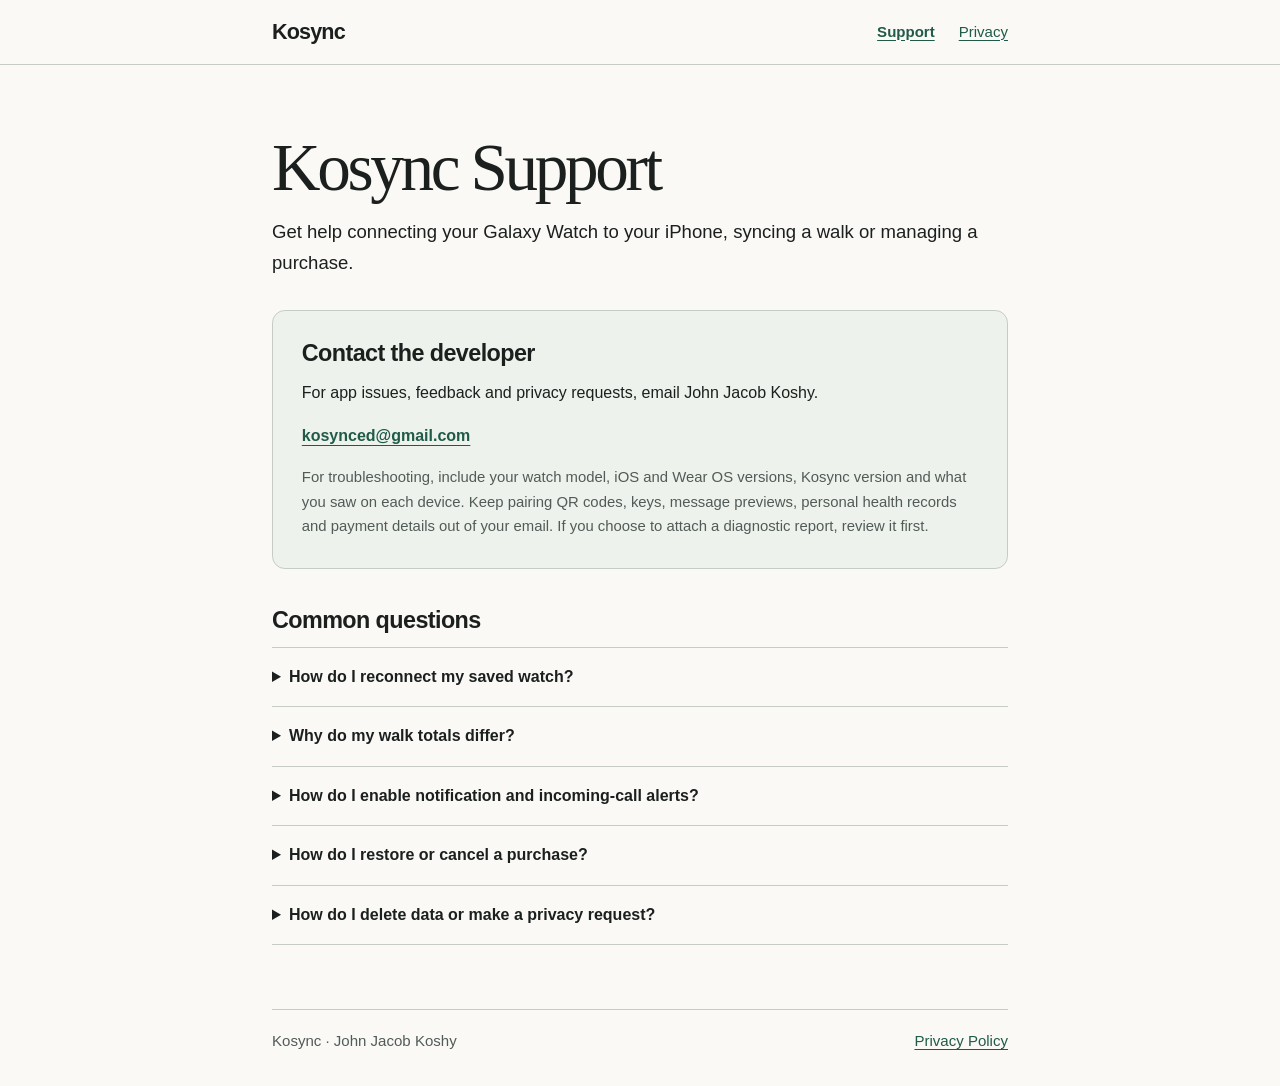
<file: index.html>
<!doctype html>
<html lang="en">
<head>
  <meta charset="utf-8">
  <meta name="viewport" content="width=device-width, initial-scale=1">
  <meta name="description" content="Contact Kosync support and get help with Galaxy Watch pairing, Apple Health, notification sharing, purchases and privacy.">
  <title>Kosync Support</title>
  <link rel="stylesheet" href="style.css">
</head>
<body>
  <a class="skip" href="#main">Skip to content</a>
  <header><div class="bar"><a class="brand" href="index.html">Kosync</a><nav aria-label="Main"><a aria-current="page" href="index.html">Support</a><a href="privacy.html">Privacy</a></nav></div></header>
  <main id="main">
    <h1>Kosync Support</h1>
    <p class="intro">Get help connecting your Galaxy Watch to your iPhone, syncing a walk or managing a purchase.</p>
    <section class="contact" aria-labelledby="contact">
      <h2 id="contact">Contact the developer</h2>
      <p>For app issues, feedback and privacy requests, email John Jacob Koshy.</p>
      <p><a class="email" href="mailto:kosynced@gmail.com">kosynced@gmail.com</a></p>
      <p class="hint">For troubleshooting, include your watch model, iOS and Wear OS versions, Kosync version and what you saw on each device. Keep pairing QR codes, keys, message previews, personal health records and payment details out of your email. If you choose to attach a diagnostic report, review it first.</p>
    </section>
    <h2>Common questions</h2>
    <details><summary>How do I reconnect my saved watch?</summary><p>Bring the devices close and check that Bluetooth is on. On the watch, open Kosync → Settings → Connection and choose <strong>Start connection</strong> if it is stopped. On the iPhone, pull down on Overview. For a connection test, open Settings → Setup Guide and go to the final checklist. Keep your existing pairing during troubleshooting.</p></details>
    <details><summary>Why do my walk totals differ?</summary><p>A Samsung Health workout and a daily activity total cover different periods. Compare daily steps with daily steps for the same date, then check the last measurement time in Kosync. Watch-reported daily calories include resting and active energy. Pull down in Health while connected to request available updates. The watch can deliver readings in batches.</p><p>For missing imports, check Kosync’s sensor and activity permissions on the watch and its read and write permissions in Apple Health on the iPhone. New watch health collection and transfer require active Premium access in this version.</p></details>
    <details><summary>How do I enable notification and incoming-call alerts?</summary><p>In iPhone Settings → Bluetooth, tap the information button beside the watch and enable <strong>Share System Notifications</strong> if offered. In Kosync on the watch, open Settings → Notifications and enable the alerts you want. Check the watch’s notification permission, vibration settings and Do Not Disturb mode. Use the Premium Setup Guide on the iPhone for the full checklist.</p></details>
    <details><summary>How do I restore or cancel a purchase?</summary><p>Use <strong>Restore Purchases</strong> on Kosync’s purchase screen with the Apple Account used to buy it. To cancel monthly renewal, open iPhone Settings, tap your name, then Subscriptions → Kosync. A Lifetime purchase is one time. Apple handles billing and refund requests. <a href="https://reportaproblem.apple.com/">Request a refund from Apple</a>.</p></details>
    <details><summary>How do I delete data or make a privacy request?</summary><p>Open Kosync Settings → Legal &amp; Privacy for iPhone controls. Apple Health, the watch and the iPhone each hold different records. See the <a href="privacy.html#controls">deletion instructions</a> for the copy you want to remove. To request access to or deletion of information you emailed the developer, use the contact above.</p></details>
  </main>
  <footer><span>Kosync · John Jacob Koshy</span><a href="privacy.html">Privacy Policy</a></footer>
</body>
</html>
</file>
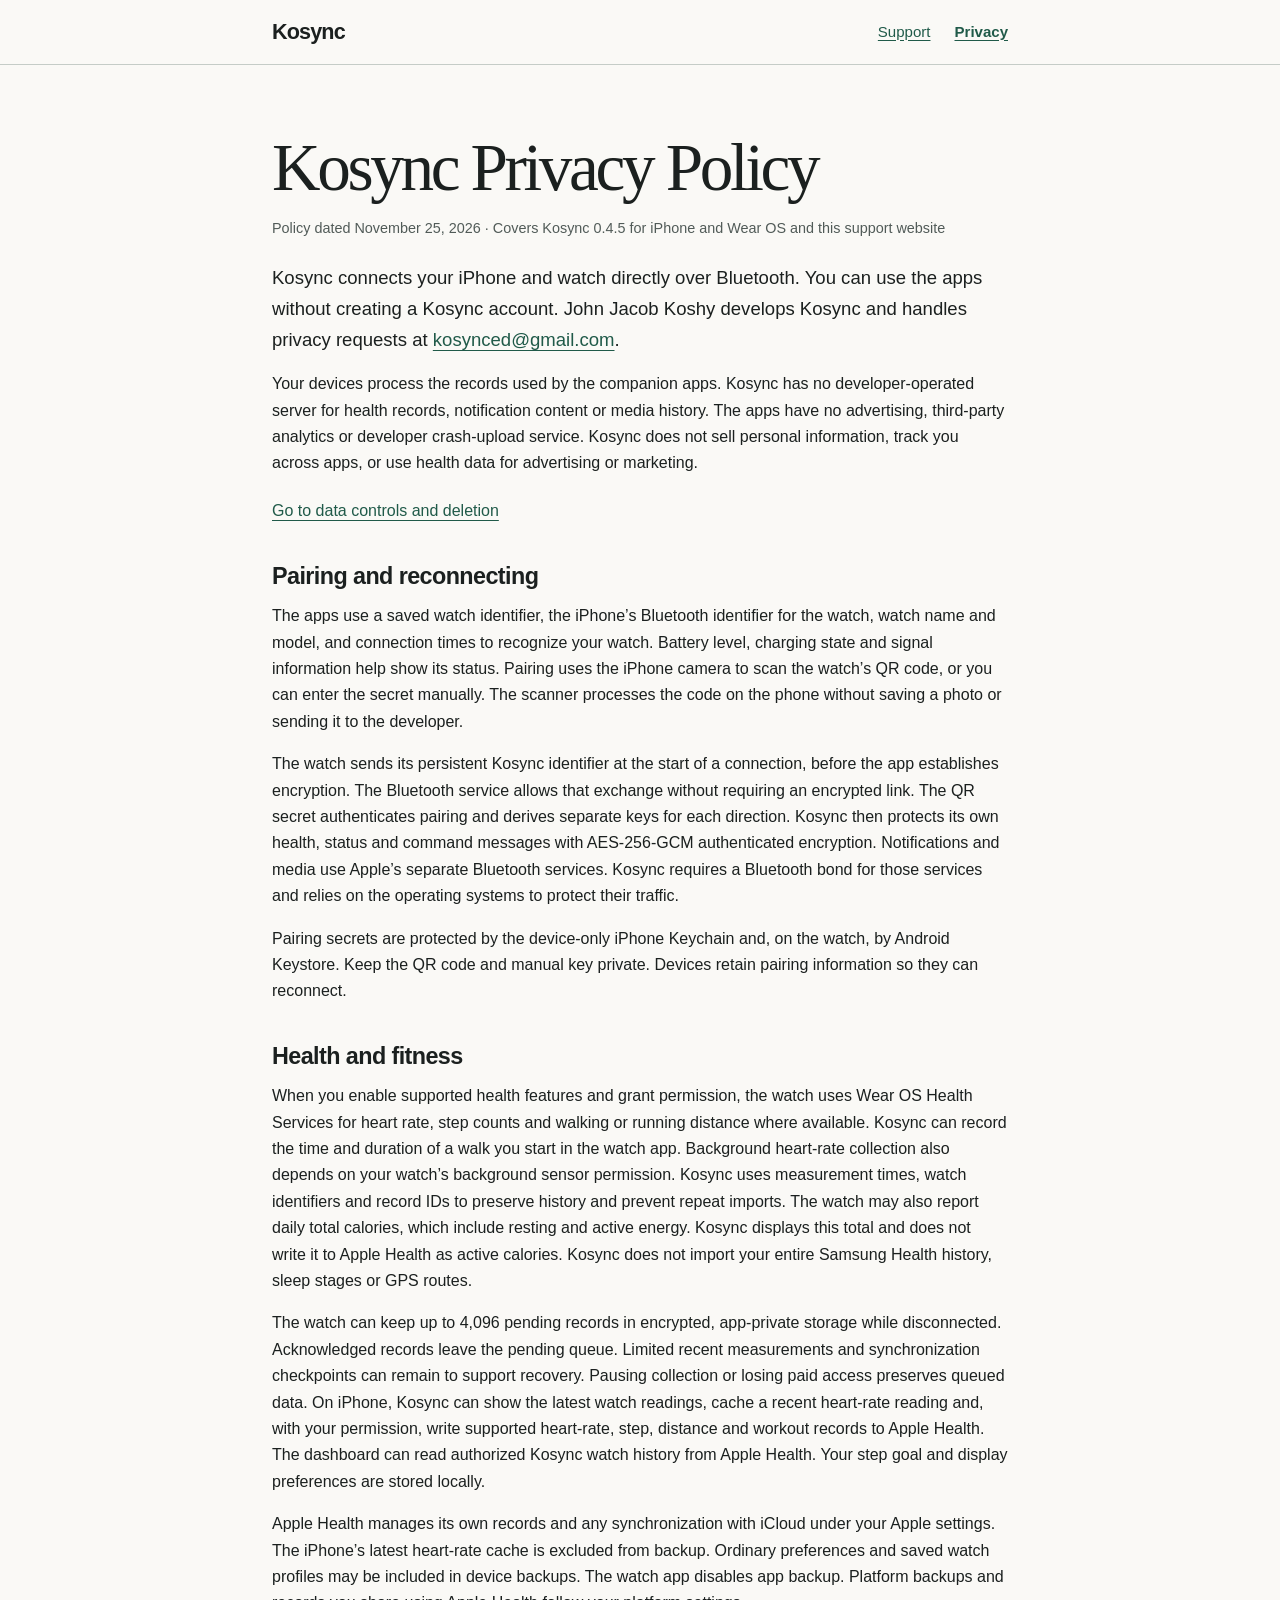
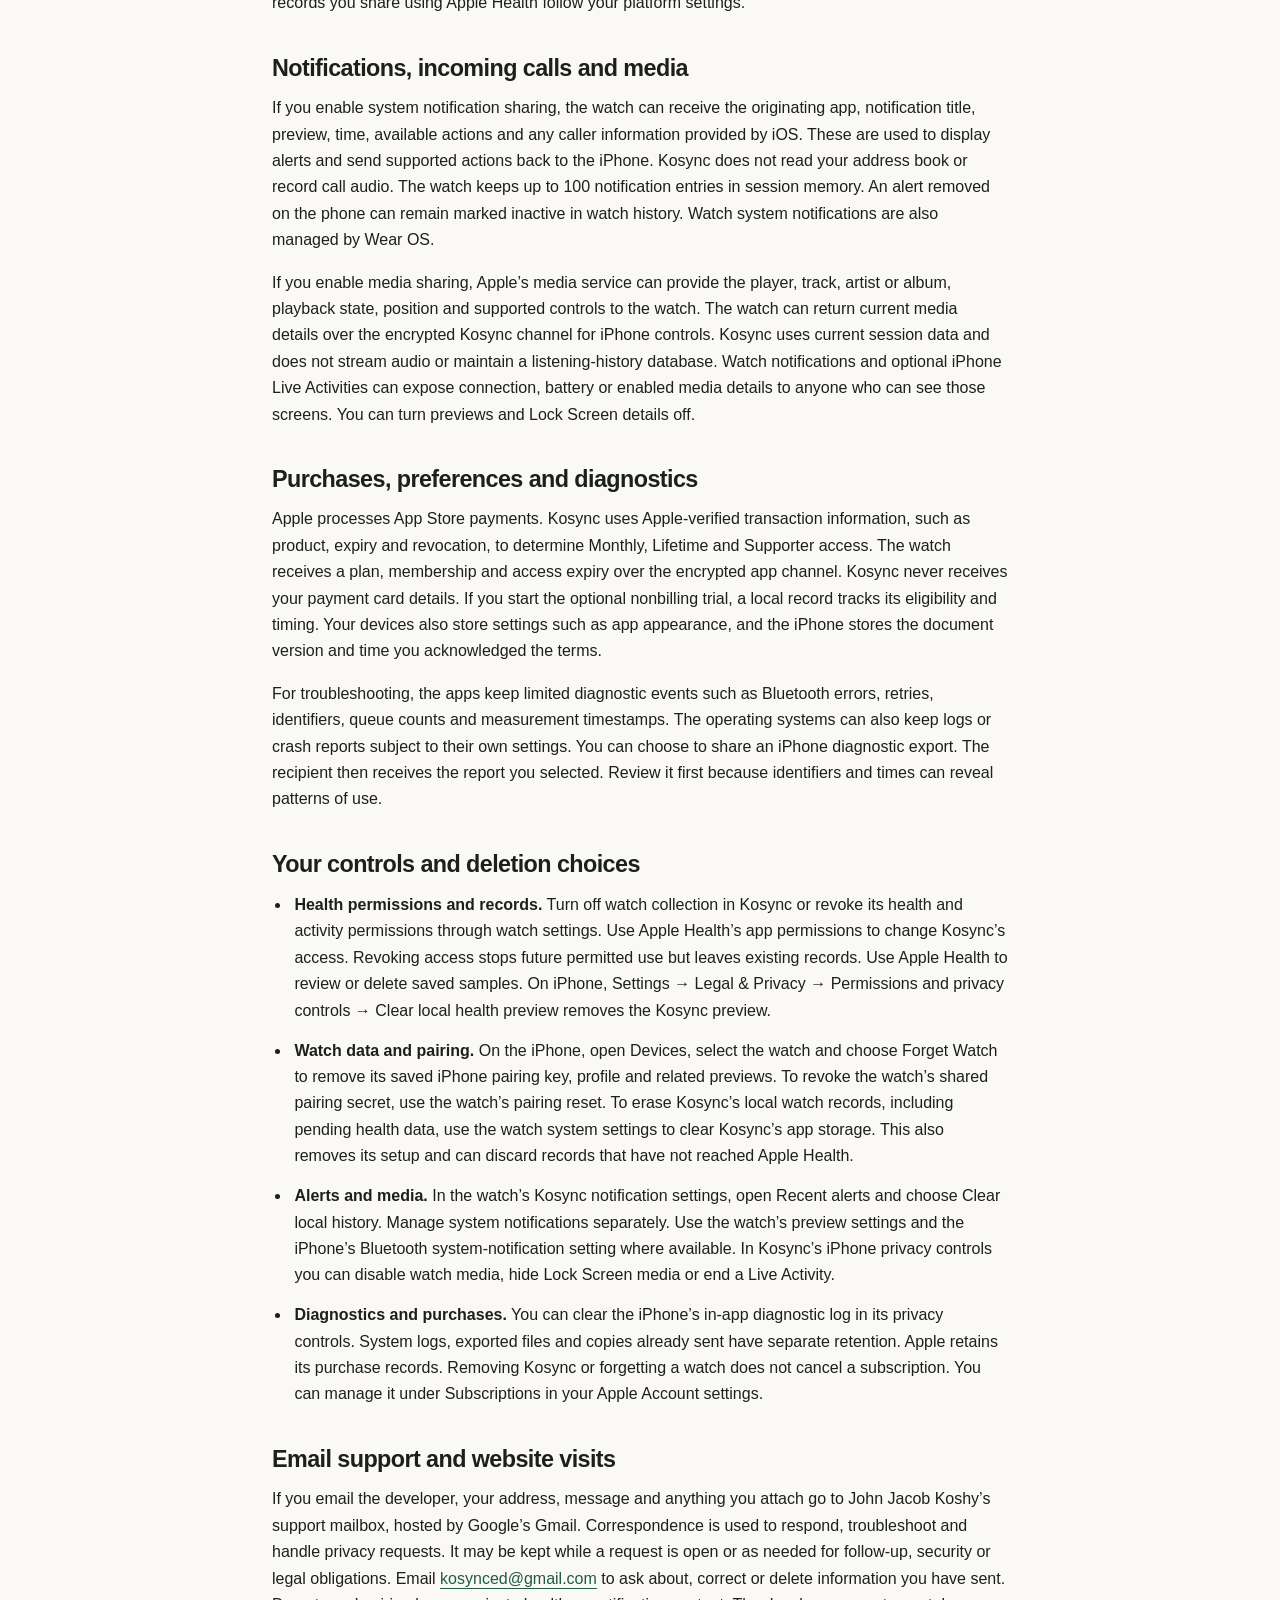
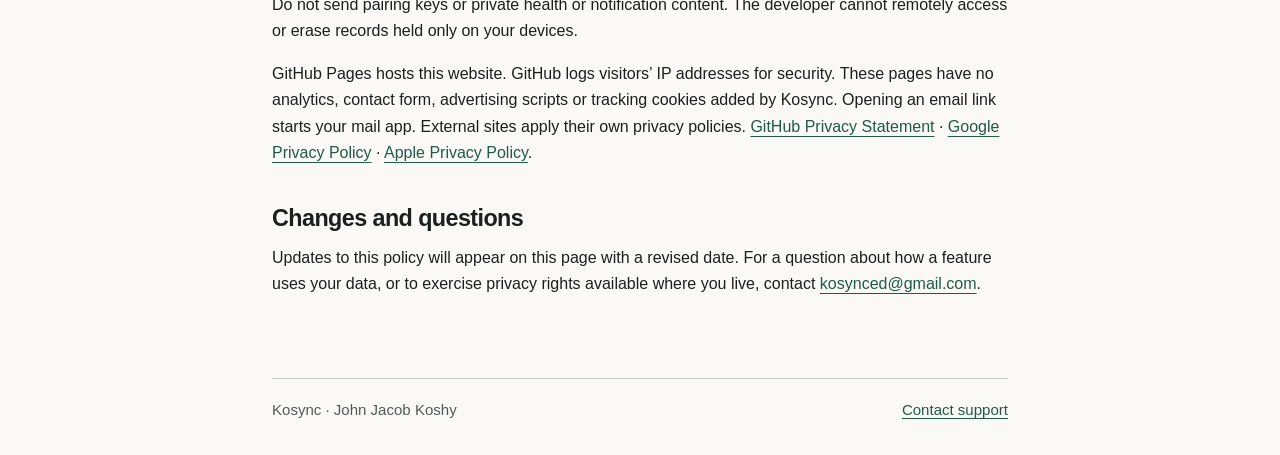
<file: privacy.html>
<!doctype html>
<html lang="en">
<head>
  <meta charset="utf-8">
  <meta name="viewport" content="width=device-width, initial-scale=1">
  <meta name="description" content="How Kosync for iPhone and Wear OS handles health records, pairing, notifications, media, purchases and support requests, and how to control or delete your data.">
  <title>Kosync Privacy Policy</title>
  <link rel="stylesheet" href="style.css">
</head>
<body>
  <a class="skip" href="#main">Skip to content</a>
  <header><div class="bar"><a class="brand" href="index.html">Kosync</a><nav aria-label="Main"><a href="index.html">Support</a><a aria-current="page" href="privacy.html">Privacy</a></nav></div></header>
  <main id="main">
    <h1>Kosync Privacy Policy</h1>
    <p class="meta">Policy dated November 25, 2026 · Covers Kosync 0.4.5 for iPhone and Wear OS and this support website</p>
    <p class="intro">Kosync connects your iPhone and watch directly over Bluetooth. You can use the apps without creating a Kosync account. John Jacob Koshy develops Kosync and handles privacy requests at <a href="mailto:kosynced@gmail.com">kosynced@gmail.com</a>.</p>
    <p>Your devices process the records used by the companion apps. Kosync has no developer-operated server for health records, notification content or media history. The apps have no advertising, third-party analytics or developer crash-upload service. Kosync does not sell personal information, track you across apps, or use health data for advertising or marketing.</p>
    <p class="jump"><a href="#controls">Go to data controls and deletion</a></p>
    <h2>Pairing and reconnecting</h2>
    <p>The apps use a saved watch identifier, the iPhone’s Bluetooth identifier for the watch, watch name and model, and connection times to recognize your watch. Battery level, charging state and signal information help show its status. Pairing uses the iPhone camera to scan the watch’s QR code, or you can enter the secret manually. The scanner processes the code on the phone without saving a photo or sending it to the developer.</p>
    <p>The watch sends its persistent Kosync identifier at the start of a connection, before the app establishes encryption. The Bluetooth service allows that exchange without requiring an encrypted link. The QR secret authenticates pairing and derives separate keys for each direction. Kosync then protects its own health, status and command messages with AES-256-GCM authenticated encryption. Notifications and media use Apple’s separate Bluetooth services. Kosync requires a Bluetooth bond for those services and relies on the operating systems to protect their traffic.</p>
    <p>Pairing secrets are protected by the device-only iPhone Keychain and, on the watch, by Android Keystore. Keep the QR code and manual key private. Devices retain pairing information so they can reconnect.</p>
    <h2>Health and fitness</h2>
    <p>When you enable supported health features and grant permission, the watch uses Wear OS Health Services for heart rate, step counts and walking or running distance where available. Kosync can record the time and duration of a walk you start in the watch app. Background heart-rate collection also depends on your watch’s background sensor permission. Kosync uses measurement times, watch identifiers and record IDs to preserve history and prevent repeat imports. The watch may also report daily total calories, which include resting and active energy. Kosync displays this total and does not write it to Apple Health as active calories. Kosync does not import your entire Samsung Health history, sleep stages or GPS routes.</p>
    <p>The watch can keep up to 4,096 pending records in encrypted, app-private storage while disconnected. Acknowledged records leave the pending queue. Limited recent measurements and synchronization checkpoints can remain to support recovery. Pausing collection or losing paid access preserves queued data. On iPhone, Kosync can show the latest watch readings, cache a recent heart-rate reading and, with your permission, write supported heart-rate, step, distance and workout records to Apple Health. The dashboard can read authorized Kosync watch history from Apple Health. Your step goal and display preferences are stored locally.</p>
    <p>Apple Health manages its own records and any synchronization with iCloud under your Apple settings. The iPhone’s latest heart-rate cache is excluded from backup. Ordinary preferences and saved watch profiles may be included in device backups. The watch app disables app backup. Platform backups and records you share using Apple Health follow your platform settings.</p>
    <h2>Notifications, incoming calls and media</h2>
    <p>If you enable system notification sharing, the watch can receive the originating app, notification title, preview, time, available actions and any caller information provided by iOS. These are used to display alerts and send supported actions back to the iPhone. Kosync does not read your address book or record call audio. The watch keeps up to 100 notification entries in session memory. An alert removed on the phone can remain marked inactive in watch history. Watch system notifications are also managed by Wear OS.</p>
    <p>If you enable media sharing, Apple’s media service can provide the player, track, artist or album, playback state, position and supported controls to the watch. The watch can return current media details over the encrypted Kosync channel for iPhone controls. Kosync uses current session data and does not stream audio or maintain a listening-history database. Watch notifications and optional iPhone Live Activities can expose connection, battery or enabled media details to anyone who can see those screens. You can turn previews and Lock Screen details off.</p>
    <h2>Purchases, preferences and diagnostics</h2>
    <p>Apple processes App Store payments. Kosync uses Apple-verified transaction information, such as product, expiry and revocation, to determine Monthly, Lifetime and Supporter access. The watch receives a plan, membership and access expiry over the encrypted app channel. Kosync never receives your payment card details. If you start the optional nonbilling trial, a local record tracks its eligibility and timing. Your devices also store settings such as app appearance, and the iPhone stores the document version and time you acknowledged the terms.</p>
    <p>For troubleshooting, the apps keep limited diagnostic events such as Bluetooth errors, retries, identifiers, queue counts and measurement timestamps. The operating systems can also keep logs or crash reports subject to their own settings. You can choose to share an iPhone diagnostic export. The recipient then receives the report you selected. Review it first because identifiers and times can reveal patterns of use.</p>
    <h2 id="controls">Your controls and deletion choices</h2>
    <ul>
      <li><strong>Health permissions and records.</strong> Turn off watch collection in Kosync or revoke its health and activity permissions through watch settings. Use Apple Health’s app permissions to change Kosync’s access. Revoking access stops future permitted use but leaves existing records. Use Apple Health to review or delete saved samples. On iPhone, Settings → Legal &amp; Privacy → Permissions and privacy controls → Clear local health preview removes the Kosync preview.</li>
      <li><strong>Watch data and pairing.</strong> On the iPhone, open Devices, select the watch and choose Forget Watch to remove its saved iPhone pairing key, profile and related previews. To revoke the watch’s shared pairing secret, use the watch’s pairing reset. To erase Kosync’s local watch records, including pending health data, use the watch system settings to clear Kosync’s app storage. This also removes its setup and can discard records that have not reached Apple Health.</li>
      <li><strong>Alerts and media.</strong> In the watch’s Kosync notification settings, open Recent alerts and choose Clear local history. Manage system notifications separately. Use the watch’s preview settings and the iPhone’s Bluetooth system-notification setting where available. In Kosync’s iPhone privacy controls you can disable watch media, hide Lock Screen media or end a Live Activity.</li>
      <li><strong>Diagnostics and purchases.</strong> You can clear the iPhone’s in-app diagnostic log in its privacy controls. System logs, exported files and copies already sent have separate retention. Apple retains its purchase records. Removing Kosync or forgetting a watch does not cancel a subscription. You can manage it under Subscriptions in your Apple Account settings.</li>
    </ul>
    <h2>Email support and website visits</h2>
    <p>If you email the developer, your address, message and anything you attach go to John Jacob Koshy’s support mailbox, hosted by Google’s Gmail. Correspondence is used to respond, troubleshoot and handle privacy requests. It may be kept while a request is open or as needed for follow-up, security or legal obligations. Email <a href="mailto:kosynced@gmail.com">kosynced@gmail.com</a> to ask about, correct or delete information you have sent. Do not send pairing keys or private health or notification content. The developer cannot remotely access or erase records held only on your devices.</p>
    <p>GitHub Pages hosts this website. GitHub logs visitors’ IP addresses for security. These pages have no analytics, contact form, advertising scripts or tracking cookies added by Kosync. Opening an email link starts your mail app. External sites apply their own privacy policies. <a href="https://docs.github.com/en/site-policy/privacy-policies/github-general-privacy-statement">GitHub Privacy Statement</a> · <a href="https://policies.google.com/privacy">Google Privacy Policy</a> · <a href="https://www.apple.com/legal/privacy/">Apple Privacy Policy</a>.</p>
    <h2>Changes and questions</h2>
    <p>Updates to this policy will appear on this page with a revised date. For a question about how a feature uses your data, or to exercise privacy rights available where you live, contact <a href="mailto:kosynced@gmail.com">kosynced@gmail.com</a>.</p>
  </main>
  <footer><span>Kosync · John Jacob Koshy</span><a href="index.html">Contact support</a></footer>
</body>
</html>
</file>
<file: style.css>
:root {
  color-scheme: light dark;
  --paper: #faf9f6;
  --ink: #1b201f;
  --muted: #515b58;
  --line: #c5ccc7;
  --panel: #eef2ec;
  --link: #205a49;
  font-family: "Inter", -apple-system, BlinkMacSystemFont, "Segoe UI", sans-serif;
}
@media (prefers-color-scheme: dark) {
  :root { --paper: #111413; --ink: #edf0eb; --muted: #b5c1b9; --line: #454d48; --panel: #1a211e; --link: #a8d7bd; }
}
* { box-sizing: border-box; }
body { margin: 0; background: var(--paper); color: var(--ink); font-size: 1rem; line-height: 1.65; }
header { border-bottom: 1px solid var(--line); }
.bar, main, footer { width: min(100% - 2.5rem, 46rem); margin-inline: auto; }
.bar, nav, footer { display: flex; align-items: center; gap: 1.5rem; }
.bar, footer { justify-content: space-between; }
.bar { min-height: 4rem; }
.brand { font-size: 1.35rem; font-weight: 720; letter-spacing: -.04em; text-decoration: none; color: var(--ink); }
nav a, footer { font-size: .94rem; }
nav a[aria-current] { font-weight: 700; }
main { padding-block: clamp(2.25rem, 6vw, 4rem) 4rem; }
h1, h2 { line-height: 1.17; text-wrap: balance; }
h1 { font-family: "Source Serif 4", Georgia, serif; font-weight: 500; font-size: clamp(2.65rem, 7vw, 4.2rem); letter-spacing: -.05em; margin: 0 0 .6rem; }
h2 { font-size: 1.46rem; margin: 2.4rem 0 .8rem; letter-spacing: -.025em; }
p, ul { margin: 0 0 1rem; }
ul { padding-left: 1.2rem; }
li { padding-left: .2rem; margin-block: .85rem; }
a { color: var(--link); text-underline-offset: .22em; overflow-wrap: anywhere; }
.intro { font-size: 1.16rem; }
.meta, .hint, footer { color: var(--muted); }
.meta { font-size: .9rem; margin-bottom: 1.4rem; }
.jump { margin-top: 1.35rem; }
.contact { background: var(--panel); border: 1px solid var(--line); border-radius: .8rem; padding: clamp(1.15rem, 4vw, 1.8rem); margin-top: 2rem; }
.contact h2 { margin-top: 0; }
.contact .hint { font-size: .93rem; margin: 0; }
.email { font-weight: 650; }
details { border-top: 1px solid var(--line); }
details:last-of-type { border-bottom: 1px solid var(--line); }
summary { cursor: pointer; padding: 1rem 0; font-weight: 620; }
footer { padding-block: 1.2rem 2rem; border-top: 1px solid var(--line); flex-wrap: wrap; }
:focus-visible { outline: 3px solid var(--link); outline-offset: 3px; }
.skip { position: absolute; left: .5rem; top: -5rem; background: var(--paper); padding: .5rem 1rem; }
.skip:focus { top: .25rem; }
@media print { header, footer, .jump, .skip { display: none; } main { width: 100%; padding: 0; } }
</file>
